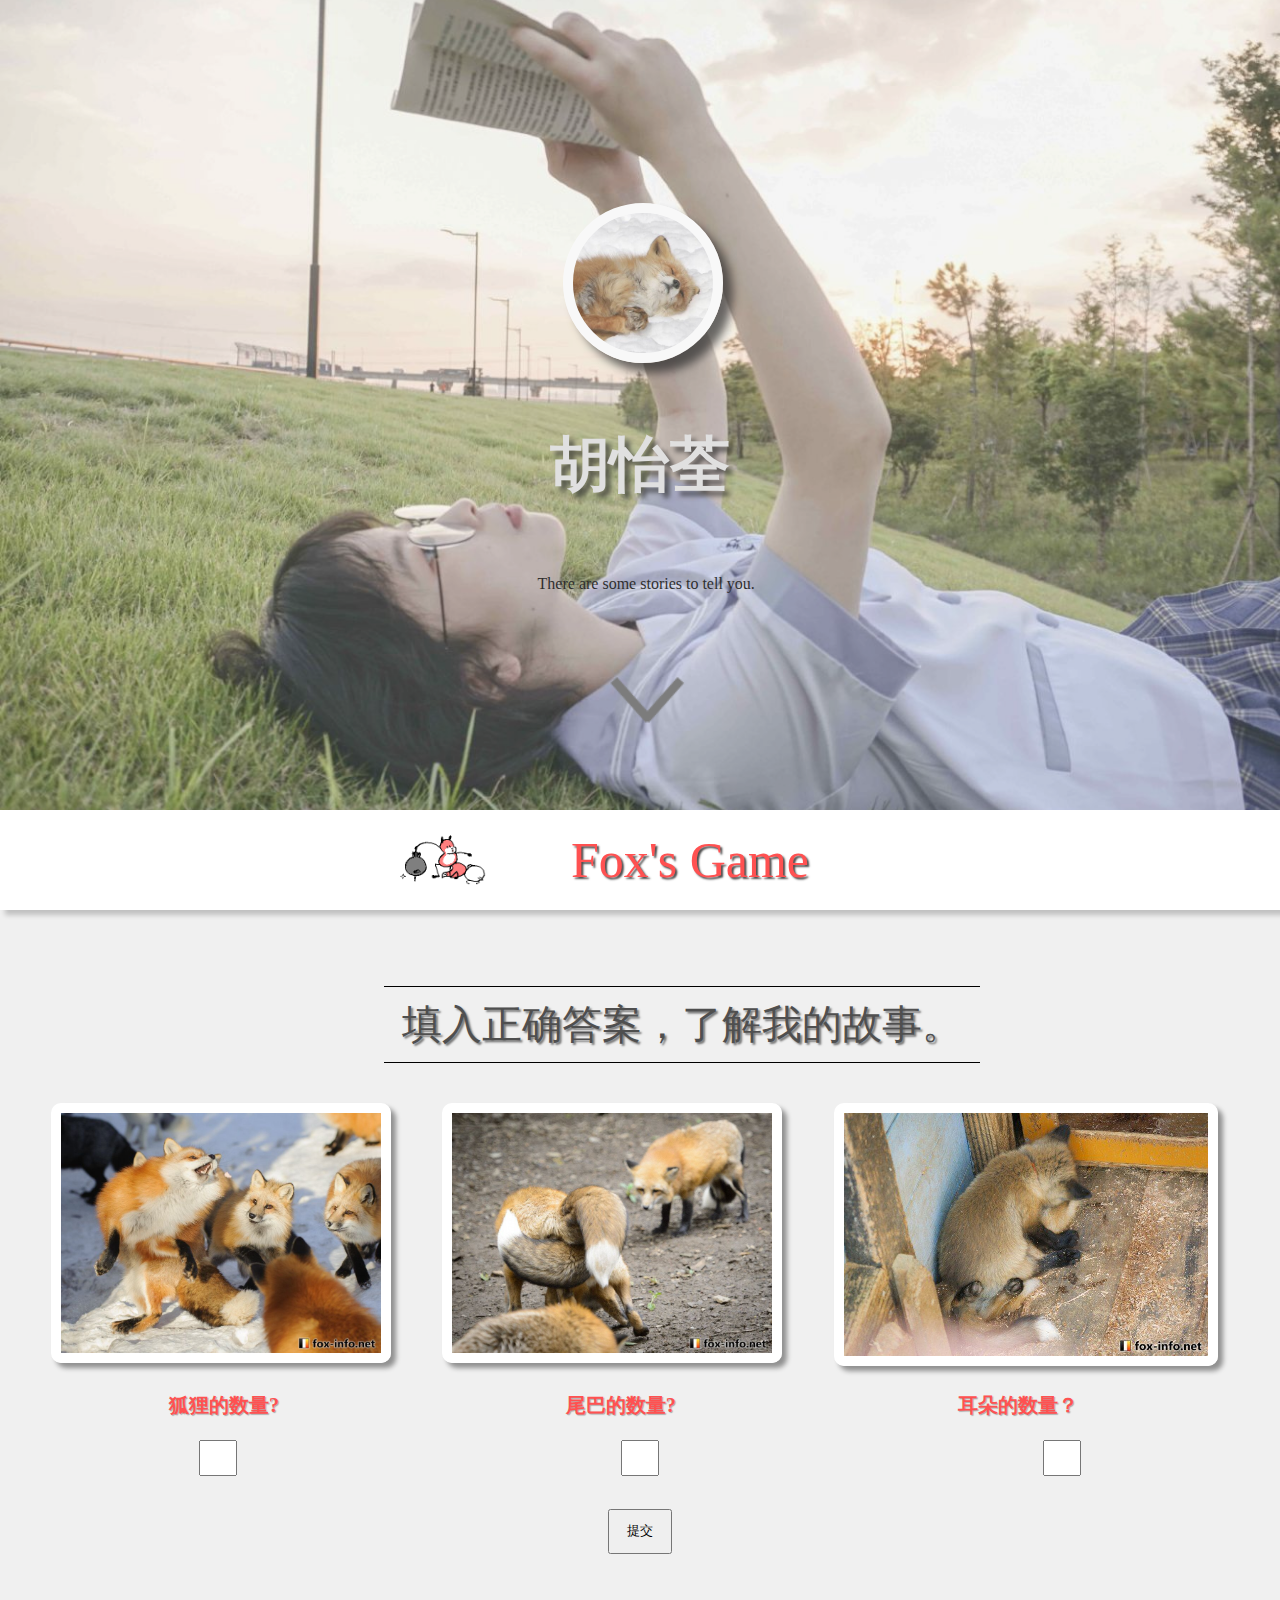
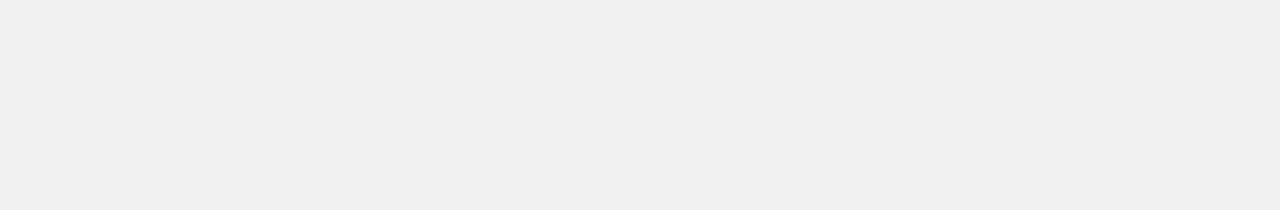
<file: index.html>
<!DOCTYPE html>
<html>
<head>
<link rel="stylesheet" type="text/css" href="1.css" />
<script src="jq.js"></script>
<style type="text/css">
    html,body{ 
    text-align:center;
    height: 100%;
    margin:0;
    padding:0;
    background-color: #E0E0E0;/*灰1*/
  }

  input{
    width: 30px;
    height: 30px;
    margin: 3px 15%;
  }

    #down{
      display: inline-block;
      position: absolute;
      left: 47.5%;
      bottom: 10%;
      height: 10%;
    }

    #dance{
      display: inline;
      position: absolute;
      left: 30%;
      margin-top: 0;
    }

    #submit1{
      margin-top: 30px;
      width: 5%;
      height: 5%;
    }

    .dance{
      height: 80px;
    }
 
    .secret{
        height: 100%;
        background:#F0F0F0;
        width: 100%;
    }
    .title{
        font-size: 40px;
        font-family: 华文中宋;
        color:#4F4F4F;/*灰3*/
        border-bottom:1px solid #000;
        border-top:1px solid #000;
        width:45%;
        padding: 10px;
        margin-left: 30%;
        text-shadow: 2px 2px 2px rgba(0,0,0,0.5) ;
    }

    .photo0{
      display: block;
      width: 25%;
      margin-top: 0;
      margin-left: 2%;
      margin-right: 2%;
      padding:0;
      float: left;
      border:10px white solid;
      border-radius: 10px;
      box-shadow: 5px 5px 5px rgba(0,0,0,0.4) ;
    }

    .text2{
      display: inline-block;
      width: 25%;
      margin: 2% 3% 0 3%;
      font-family: 华文中宋;
      font-size: 20px;
      font-weight: bold;
      color:#FF5151;/*红1*/
      text-shadow: 1px 1px 1px rgba(0,0,0,0.3) ;
    }

</style>

</head>
<body>
<div class="header1"> 
  <div class="header2"></div>
  <p id="Name">胡怡荃</p>
  <p id="text1">There are some stories to tell you.</p>
  <div> <img id="down" src="down.png"> </div>
  </div>

<div class="leader">&nbsp;&nbsp;&nbsp;&nbsp;&nbsp;&nbsp;&nbsp;&nbsp;Fox's Game  <div id="dance"><img class="dance" src="dance.gif"></div></div>
<div class="secret"><br/><br/>
<p class="title">填入正确答案，了解我的故事。</p>
<div><img src="secret1.jpg" class="photo0" style="margin-left: 4%"></div>
<div><img src="secret2.jpg" class="photo0"></div>
<div><img src="secret3.jpg" class="photo0" style="width: 28.5%"></div>
<br><p class="text2" style="margin-left: 0">狐狸的数量?</p><p class="text2">尾巴的数量?</p><p class="text2">耳朵的数量？</p>
<br><br><input type="text" id="number1" value=""><input type="text" id="number2" value=""><input type="text" id="number3" value="">
<br><button id="submit1" onclick="judge()">提交</button>
</div>

<script type="text/javascript">

        //导航栏问题参考了网上的jq写法
    var oTop = $(".leader").offset().top;                               //返回导航到屏顶高度
    var martop = $('.leader').outerHeight();                            //返回导航高
    var sTop = 0;

    window.onscroll=function () {                                       // 获取页面向上滚动的距离
        sTop = $(this).scrollTop();                                     //返回滚动条垂直位置
        if (sTop >= oTop) {                                             // 当导航栏到达屏幕顶端
            
            $(".leader").css({ "position": "fixed", "top": "0" });      //修改导航栏position属性，固定在屏幕顶端
            $(".secret").css({ "margin-top": martop});                  //修改内容margin-top保证平滑过渡（猜测martop是一种平滑过渡手段）
        } 
        else {                                                          // 当导航栏脱离屏幕顶端时，回复原来的属性
            $(".leader").css({ "position": "static" });
            $(".secret").css({ "margin-top": "0" });
        }
    }
        
        //由于锁定和解锁滚动条功能太复杂我没学会，故改为填入正确答案后直接跳转新页面，以达成解密功能
        //判断+跳转函数
        function judge(){
          var number1=document.getElementById("number1").value;
          var number2=document.getElementById("number2").value;
          var number3=document.getElementById("number3").value;

          if (number1=="8"&&number2=="3"&&number3=="2") {
            window.location.href="hyq2.html";
          }
          else{
            alert("再试一次吧~");
          }
        }

</script>

</body>
</html>
</file>
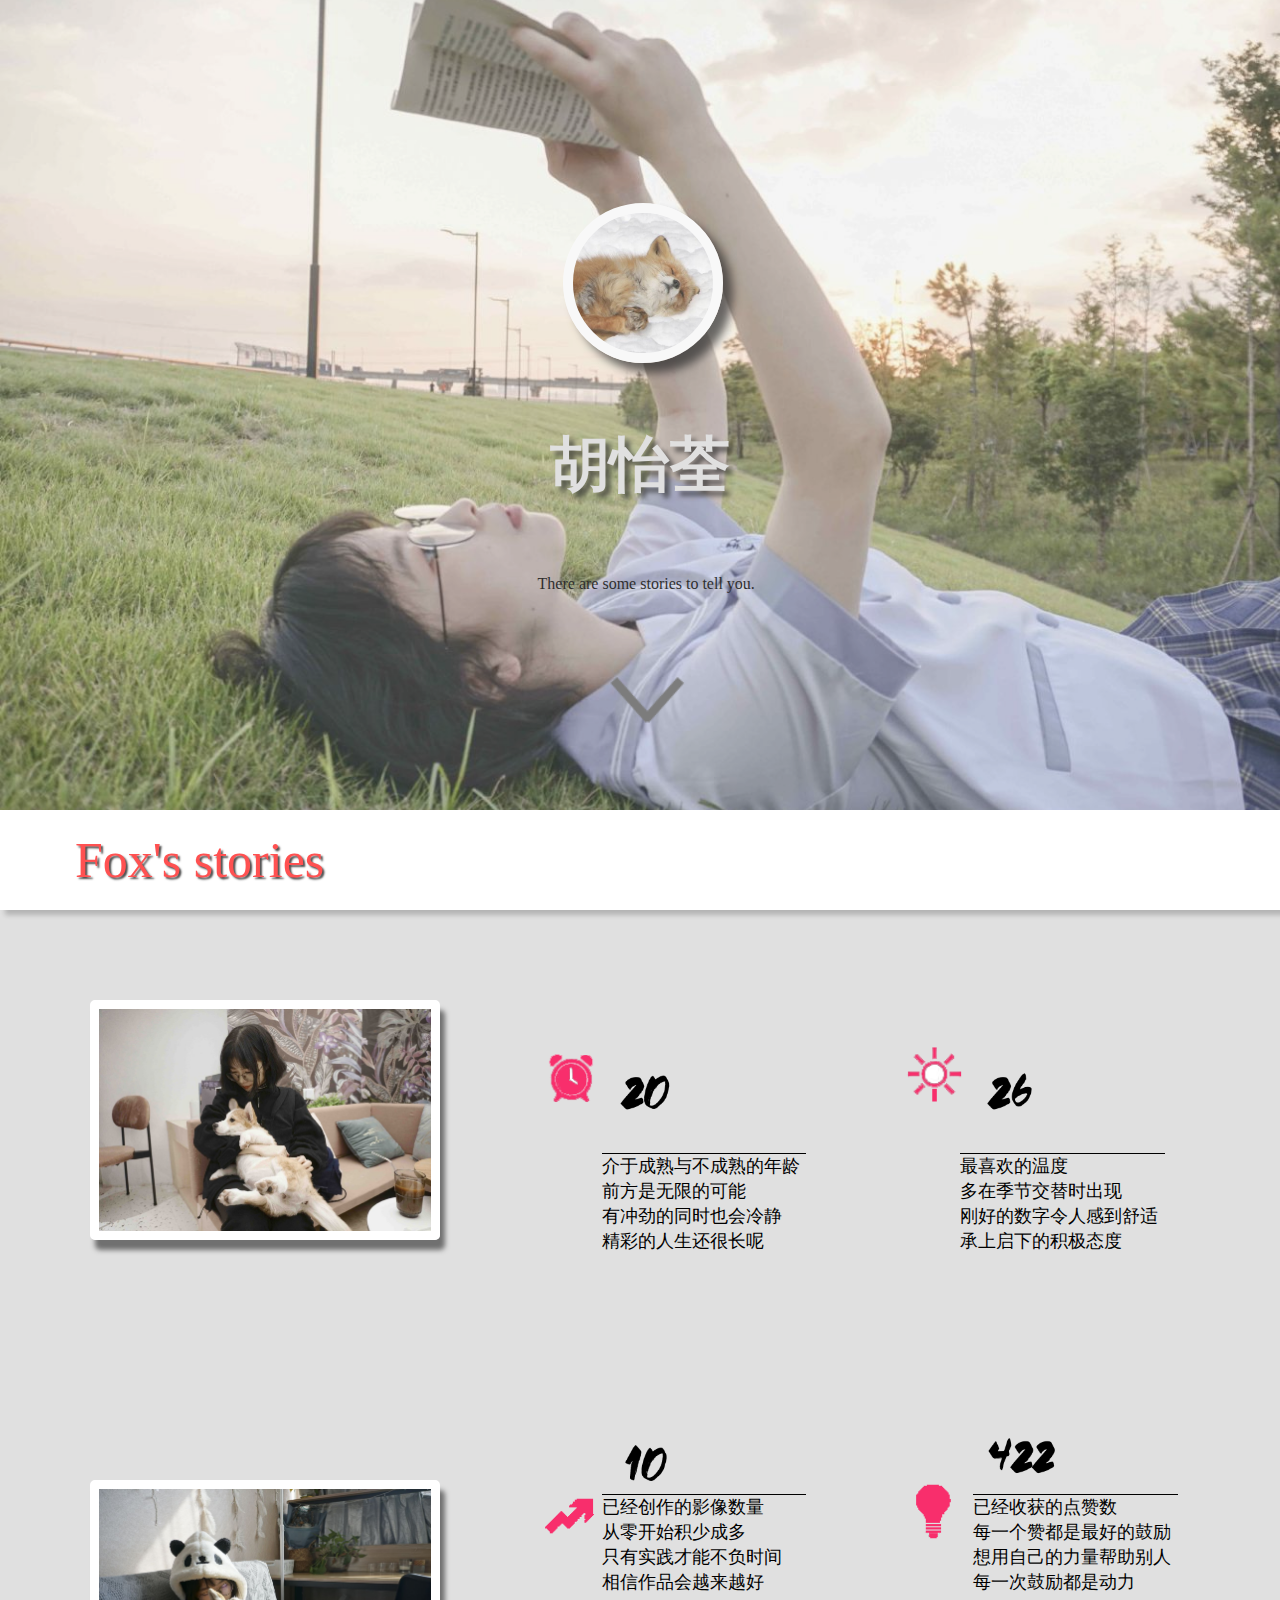
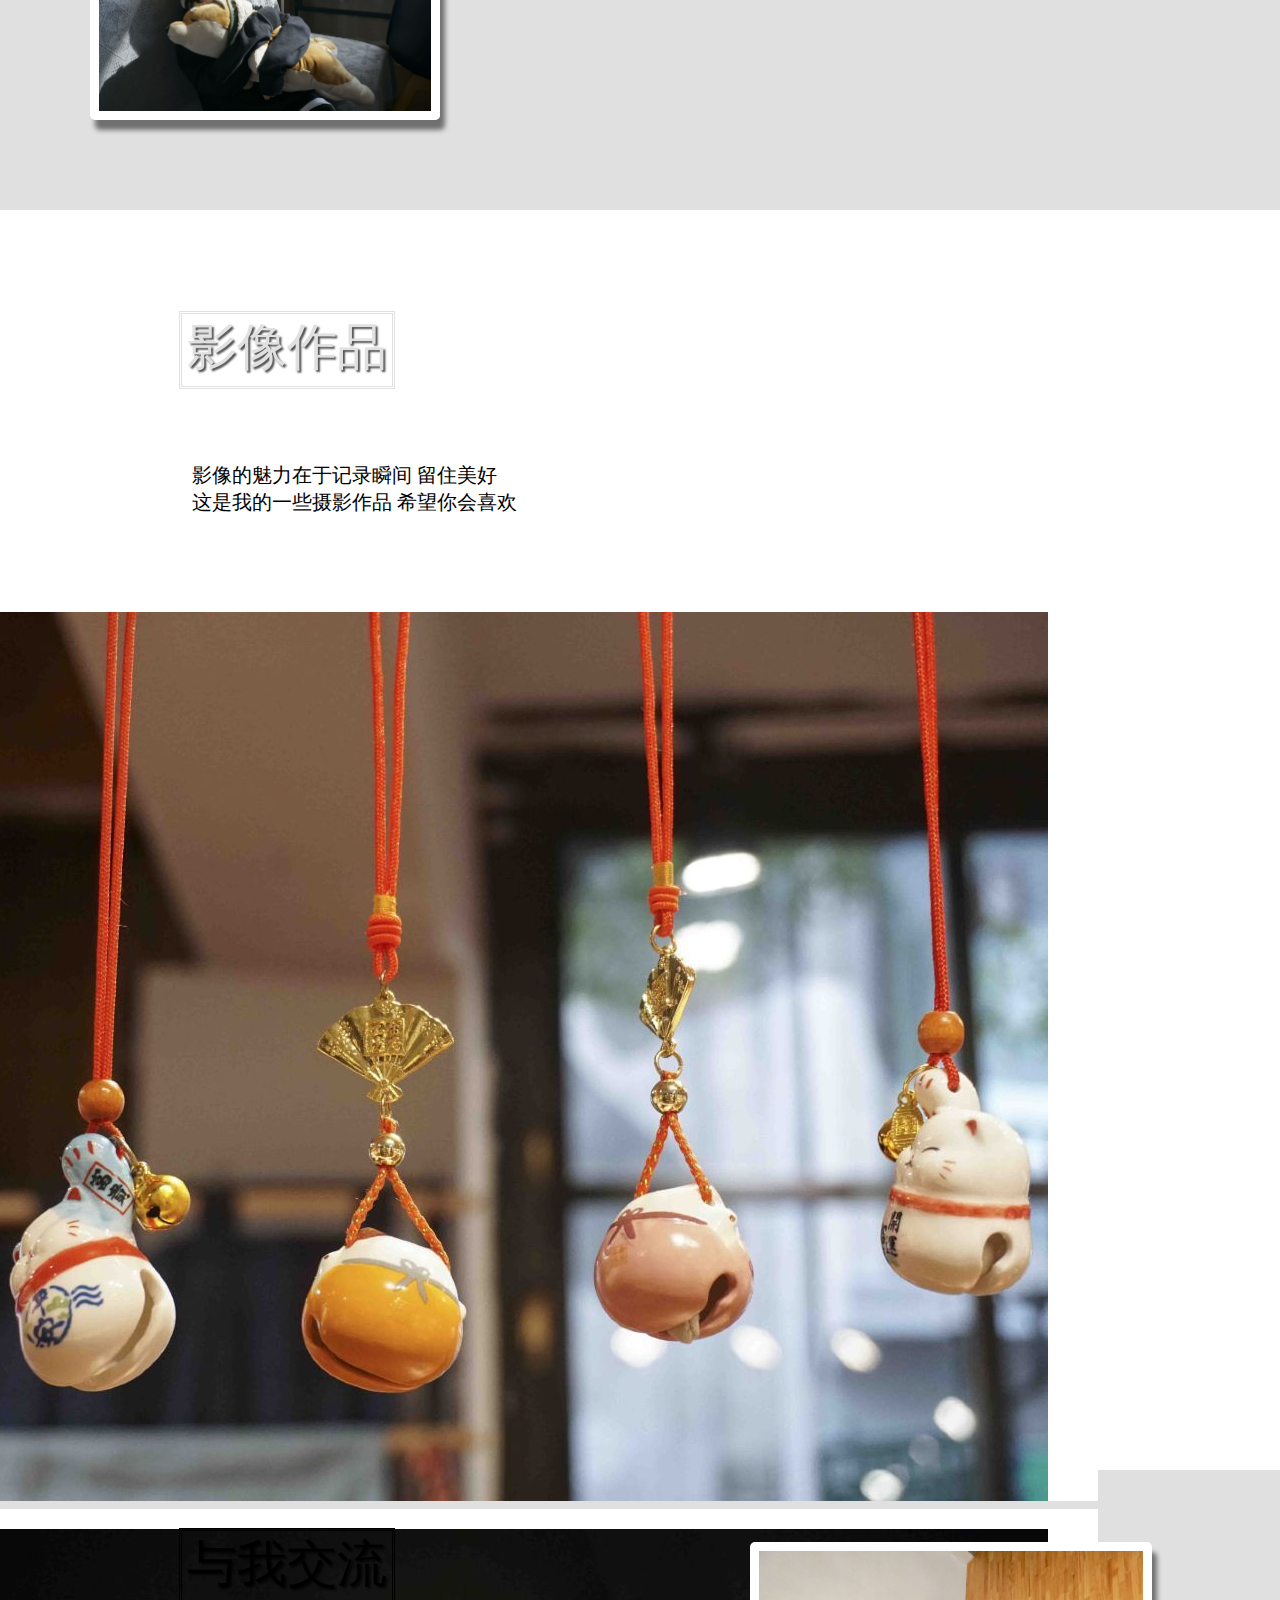
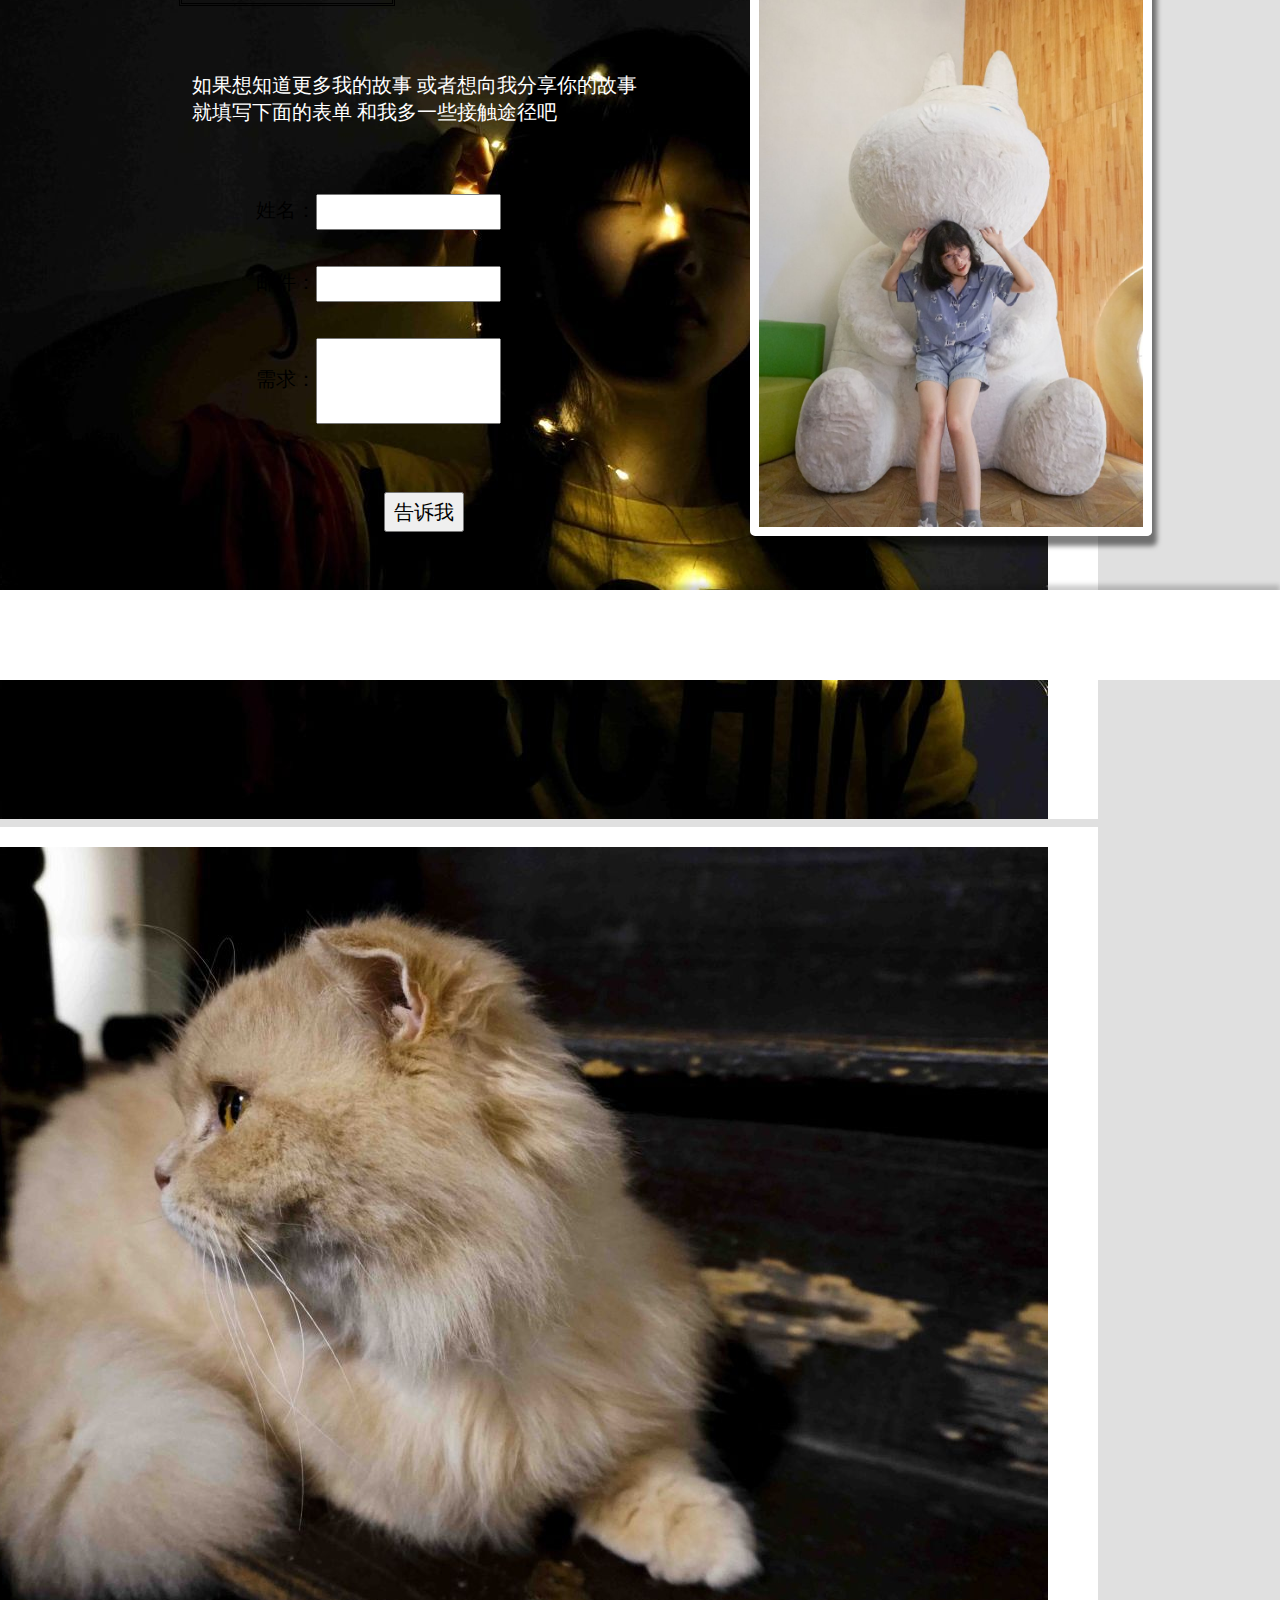
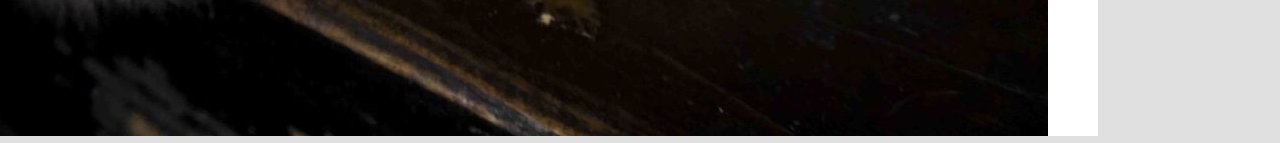
<file: hyq2.html>
<!DOCTYPE html>
<html>
<head>
	<link rel="stylesheet" type="text/css" href="1.css" />
	<script src="jq.js"></script>
	<style type="text/css">
    html,body{ 
    text-align:center;
    height: 100%;
    margin:0;
    padding:0;
    background-color: #E0E0E0;/*灰1*/
  }
  ul,li
  {margin:0;
  	padding:0;}

   .leader{
   	text-align: left;
   	z-index: 4;
   }

   .number{
   	position: relative;
   	width: 100%;
   	height: 100%;
   }

   .bgp{
  	position: absolute;
  	left: 7%;
  	width: 26%;
  	z-index: -1;
  	border:9px white solid;
  	border-radius: 5px;
  	box-shadow: 5px 10px 5px rgba(0,0,0,0.5) ;
  }

  .word{
  	display: inline-block;
  	position: absolute;
  	font-family: 华文中宋;
  	font-size: 18px;
  	line-height: 25px;
  	color: black;
  	border-top:1px solid #000;
  	width: 16%;
  	height: 20%;
  	text-align: left;
  }

    .photo0{
    	position: relative;
    	width: 100%;
    	height: 140%;
    	background-color: white;
    }

    .title{
    	position: absolute;
    	top: 8%;
    	left: 14%;
    	margin:0;
    	padding:0 5px 5px 5px;
    	font-family: 华文中宋;
    	font-size: 50px;
    	color:#E0E0E0;/*灰1*/
    	border: 3px double #E0E0E0;/*灰2*/
    	text-shadow: 2px 2px 2px rgba(0,0,0,0.7) ;
    }

    table{
    	position: absolute;
    	top: 30%;
    	right: 14%;
    }

    #explain{
    	font-family: 华文中宋;
    	font-size: 20px;
    	position: absolute;
    	top: 20%;
    	left: 15%;
    	text-align: left;
    }

    .photo1{
    	border-left:solid 50px white;
    	border-right:solid 50px white;
    	border-top:solid 20px white;
    	line-height: 20%;
    	text-align: center;
    	position: relative;
    	height:20%; 
    }


    .come{
    	position: relative;
    	width: 100%;
    	height: 80%;
    }

    #bgp4{
    	height: 80%;
    	position: absolute;
    	top: 10%;
    	right: 10%;
    	border:9px white solid;
  	    border-radius: 5px;
  	    box-shadow: 5px 10px 5px rgba(0,0,0,0.5) 
    }

    .In{
    	font-family: 华文中宋;
    	font-size: 20px;
    	position: absolute;
    	left: 20%;
    }

    input{
    	height: 30px;
    }

    #submit{
    	font-family: 华文中宋;
    	font-size: 20px;
    	padding: 3px;
        width: 80px;
        height: 40px;
    }

    .end{
    	position: relative;
    	width: 100%;
    	height: 10%;
    	background-color: white;
    	box-shadow: 0px -5px 5px rgba(0,0,0,0.2);
    }
	</style>
</head>
<body>
	<div class="header1" id="top" ref="top"> 
  <div class="header2"></div>
  <p id="Name">胡怡荃</p>
  <p id="text1">There are some stories to tell you.</p>
  <div> <img id="down" src="down.png"> </div>
  </div>

<div class="leader">&nbsp;&nbsp;&nbsp;&nbsp;&nbsp;&nbsp;Fox's stories</div>

<div class="number" id="number" ref="number">
	<img class="bgp" src="bgp2.jpg" style="top:10%;">
	<div><img src="20x1.png" style="position:absolute;width: 15%;top:8%;right:48%;">
		<img src="20.png" style="position: absolute;width: 5%;top:16.5%;right: 47%;">
		<div class="word" style="top:27%;right:37%;">介于成熟与不成熟的年龄<br>前方是无限的可能<br>有冲劲的同时也会冷静<br>精彩的人生还很长呢</div>
	</div>
	<div><img src="26x1.png" style="position: absolute;width: 18%;top: 5.5%;right: 18%;"></div>
	<img src="26.png" style="position: absolute;width: 5%;top:16.5%;right: 18.5%;">
	<div class="word" style="top:27%;right:9%;">最喜欢的温度<br>多在季节交替时出现<br>刚好的数字令人感到舒适<br>承上启下的积极态度</div>
	<div>
<img class="bgp" src="bgp3.jpg" style="bottom:10%;">
</div>
<img src="10x1.png" style="position: absolute;width: 15%;right: 48%;bottom:22%;">
<img src="10.png" style="position: absolute;width: 5%;right: 47%;bottom: 35%;">
<div class="word" style="bottom:15%;right:37%;">已经创作的影像数量<br>从零开始积少成多<br>只有实践才能不负时间<br>相信作品会越来越好</div>
<img src="422x1.png" style="position:absolute;width: 17%;bottom:21%;right: 18.5%;">
<img src="422.png" style="position: absolute;width:6%;right: 17%;bottom: 35%;">
<div class="word" style="bottom:15%;right:8%;">已经收获的点赞数<br>每一个赞都是最好的鼓励<br>想用自己的力量帮助别人<br>每一次鼓励都是动力</div>
	</div>

<div class="photo0" id="photo0" ref="photo0">
<p class="title">影像作品</p><br>
<div id="explain">影像的魅力在于记录瞬间 留住美好<br>
这是我的一些摄影作品 希望你会喜欢</div>
<div id="photos">
	<table>
		<tr>
			<th><img class="photo1" src="p-1.jpg" ></th><th><img class="photo1" src="p-2.jpg"></th><th><img class="photo1" src="p-3.jpg"></th>
		</tr>
		<tr>
			<th><img class="photo1" src="p-4.jpg"></th><th><img class="photo1" src="p-5.jpg"></th><th><img class="photo1" src="p-6.jpg"></th>
		</tr>
	     <tr>
			<th><img class="photo1" src="p-7.jpg"></th><th><img class="photo1" src="p-8.jpg"></th><th><img class="photo1" src="p-9.jpg"></th>
		</tr>
	</table>

</div>
</div>

<div class="come" id="come" ref="come">
	<p class="title" style="color: black;border: 3px double black">与我交流</p><br>
	<div id="explain" style="color: white;top: 28%">如果想知道更多我的故事 或者想向我分享你的故事<br>
就填写下面的表单 和我多一些接触途径吧</div>
<br><div class="In" style="top:45%;">姓名：<input type="text" value=""></div>
<div class="In" style="top: 55%">邮件：<input type="text" value=""></div><div class="In" style="top:65%">需求：<input type="text" value="" style="height: 80px;"></div><br>
<div class="In" style="bottom: 8%;left: 30%;"><button id="submit">告诉我</button></div>
<img id="bgp4" src="bgp4.jpg">
</div>

<div class="end"></div>



<script type="text/javascript">

        //导航栏问题参考了网上的jq写法
    var oTop = $(".leader").offset().top;                               //返回导航到屏顶高度
    var martop = $('.leader').outerHeight();                            //返回导航高
    var sTop = 0;

    window.onscroll=function () {                                       // 获取页面向上滚动的距离
        sTop = $(this).scrollTop();                                     //返回滚动条垂直位置
        if (sTop >= oTop) {                                             // 当导航栏到达屏幕顶端
            
            $(".leader").css({ "position": "fixed", "top": "0" });      //修改导航栏position属性，固定在屏幕顶端
            $(".number").css({ "margin-top": martop});                  //修改内容margin-top保证平滑过渡（猜测martop是一种平滑过渡手段）
        } 
        else {                                                          // 当导航栏脱离屏幕顶端时，回复原来的属性
            $(".leader").css({ "position": "static" });
            $(".number").css({ "margin-top": "0" });
        }
    }

</script>
</body>
</html>
</file>
<file: 1.css>
#Name{
      position: absolute;
      top:45%;
      left: 43%;
      color: #E0E0E0;/*灰2*/
      font-family: 华文中宋;
      font-size: 60px;
      font-weight: bold;
      text-shadow: 5px 5px 5px rgba(0,0,0,0.7) ;
    }

    #text1{
      position: absolute;
      top:69%;
      left: 42%;
    }

    #down{
      display: inline-block;
      position: absolute;
      left: 47.5%;
      bottom: 10%;
      height: 10%;
    }

    .header1{
        background-image: url("bgp1.jpg");
        background-repeat: no-repeat;
        background-position: center;
        background-size: 100%;
        opacity: 0.8;
        height: 90%;
        width: 100%;
        position: relative;
    }

    .header2{
      position: absolute;
      top:25%;
      left: 44%;
      background-image: url("icon.jpg");
      background-size: 100%;
      width: 140px;
      height: 140px;
      border-radius: 80px;
      border:10px white solid;
      box-shadow: 10px 10px 10px rgba(0,0,0,0.7) ;
    }
 
    .leader {
      position: relative;
      height: 100px;
      background: white;
      width: 100%;
      line-height: 100px;
      font-size: 50px;
      font-family:Verdana;
      color: #FF5151;/*红1*/
      text-shadow: 2px 2px 2px rgba(0,0,0,0.7) ;
      box-shadow: 5px 5px 5px rgba(0,0,0,0.2) ;
    }
</file>
